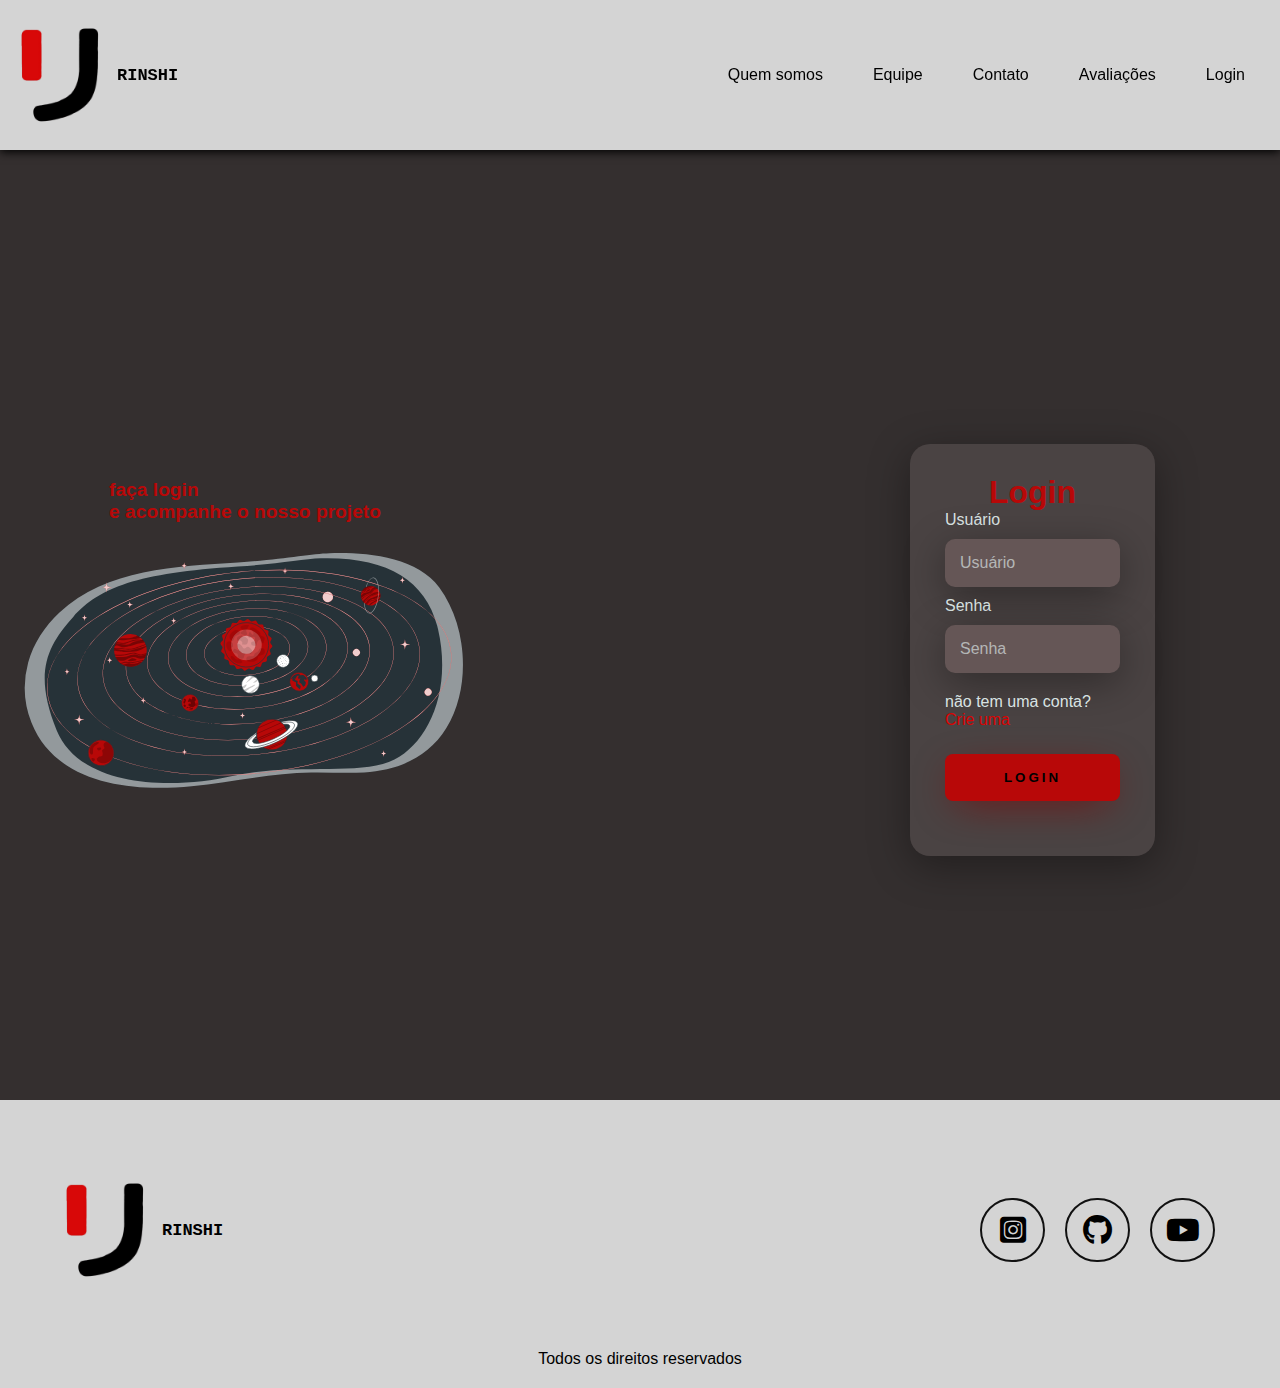
<file: login/login.html>
<!DOCTYPE html>
<html lang="en">
  <head>
    <meta charset="UTF-8" />
    <meta name="viewport" content="width=device-width, initial-scale=1.0" />
    <link
      rel="stylesheet"
      href="https://cdnjs.cloudflare.com./ajax/libs/font-awesome/6.5.0/css/all.min.css"
    />
    <link rel="stylesheet" href="../src/css/reset.css" />
    <link rel="stylesheet" href="./login.css" />
    <link rel="icon" href="../src/img/rinshi.png" />
    <title>Rinshi | Faça o seu login</title>
  </head>
  <body>
    <header class="cabecalho">
      <a href="../index.html" class="logo">
        <img
          src="../src/img/rinshir.png"
          alt="logo da empresa rinshi"
          class="imagem"
          height="100px"
        />
        <span class="nome">Rinshi</span>
      </a>

      <nav class="navegacao">
        <ul class="menu">
          <li class="item"><a href="../index.html#quem-somos">Quem somos</a></li>
          <li class="item"><a href="../index.html#equipe">Equipe</a></li>
          <li class="item"><a href="../index.html#contato">Contato</a></li>
          <li class="item"><a href="../index.html#review">Avaliações</a></li>
          <li class="item"><a href="../index.html#conta">Login</a></li>
        </ul>
      </nav>

      <div class="menu-toggle" id="mobile-menu">
        <span class="bar"></span>
        <span class="bar"></span>
        <span class="bar"></span>
      </div>
      <nav class="nav">
        <ul>
          <li class="item"><a href="../index.html#quem-somos">Quem somos</a></li>
          <li class="item"><a href="../index.html#equipe">Equipe</a></li>
          <li class="item"><a href="../index.html#contato">Contato</a></li>
          <li class="item"><a href="../index.html#review">Avaliações</a></li>
          <li class="item"><a href="../index.html#conta">Login</a></li>
        </ul>
      </nav>
    </header>

    <main>
      <div class="login-left">
        <h1>
          faça login <br />
          e acompanhe o nosso projeto
        </h1>
        <img
          src="../src/img/solarsis.svg"
          class="login-image"
          alt="Sistema Solar"
        />
      </div>

      <div class="login-right">
        <div class="card-login using" id="cardl">
          <h1>Login</h1>
          <div class="textarea">
            <label for="usuario">Usuário</label>
            <input type="text" name="usuario" placeholder="Usuário" />
          </div>

          <div class="textarea">
            <label for="senha">Senha</label>
            <input type="password" name="senha" placeholder="Senha" />
          </div>
          <div class="textarea">
            <p>não tem uma conta? <a id="createacc">Crie uma</a></p>
          </div>

          <button class="btn-login">
            <a href="../projetos.html">Login</a>
          </button>
        </div>

        <div class="card-sign" id="card-sign">
          <h1>Criar conta</h1>
          <div class="textarea">
            <label for="usuario">Usuário</label>
            <input type="text" name="usuario" id="user" placeholder="Usuário" />
          </div>

          <div class="textarea">
            <label for="senha">Senha</label>
            <input
              type="password"
              name="senha"
              id="senha"
              placeholder="Senha"
            />
          </div>

          <div class="textarea">
            <label for="rsenha">Repita sua senha</label>
            <input
              type="password"
              name="rsenha"
              id="rsenha"
              placeholder="Repita sua senha"
            />
          </div>

          <button class="btn-login" id="loging" type="submit">
            Criar conta
          </button>
        </div>
      </div>
    </main>

    <footer class="rodape">
      <nav class="navegacao">
        <a href="../index.html" class="logo">
          <img
            src="../src/img/rinshir.png"
            alt="logo da empresa rinshi"
            class="imagem"
          />
          <span class="nome">Rinshi</span>
        </a>
        <div class="redes-sociais" id="contato">
          <a
            href="https://www.instagram.com/rinshi_gp/"
            target="_blank"
            class="rede-social"
          >
            <i class="fab fa-instagram-square"></i>
          </a>

          <a
            href="https://github.com/Tokushikashi"
            target="_blank"
            class="rede-social"
          >
            <i class="fa-brands fa-github"></i>
          </a>

          <a
            href="#"
            class="rede-social"
          >
            <i class="fa-brands fa-youtube"></i>
          </a>
        </div>
      </nav>

      <p class="copyright">Todos os direitos reservados</p>
    </footer>

    <script src="https://cdnjs.cloudflare.com./ajax/libs/font-awesome/6.5.0/js/all.min.js"></script>
    <script src="./login.js"></script>
    <script src="../src/js/hamburger.js"></script>
  </body>
</html>
</file>
<file: login/login.css>
/* GERAL */
.nome{
  font-family: 'decaydence', poppins, monospace;
}

/* CABECALHO */
body {
    font-family: "louis george cafe", sans-serif;
  }
  
  body * {
    box-sizing: border-box;
  }
  
  .logo .imagem {
    width: 100px;
  }
  
  .cabecalho {
    display: flex;
    justify-content: space-between;
    align-items: center;
    padding: 25px 10px; /* Ajuste o padding para telas menores */
    width: 100vw;
    margin: 0 auto;
    flex-wrap: wrap;
    background-color: #d4d4d4;
    position: fixed;
    z-index: 1;
    box-shadow: 0px 2px 9px 0px black;
  }
  
  .logo {
    display: flex;
    align-items: center;
    text-transform: uppercase;
  }
  
  .logo .nome {
    margin-left: 7px;
    font-size: 17px;
    transition: 0.4s ease-in-out;
    font-weight: 800;
    font-family: "decaydence", monospace;
  }
  
  .logo .nome:hover {
    color: #b80808;
  }
  
  .cabecalho .navegacao .menu {
    display: flex;
  }
  
  .cabecalho .navegacao .menu .item {
    margin: 10px;
  }
  
  .cabecalho .navegacao .menu .item a {
    padding: 15px;
    transition: 0.4s ease-in-out;
  }
  
  .cabecalho .navegacao .menu .item a:hover {
    background-color: #b80808;
    border-radius: 15px;
    color: whitesmoke;
  }
  
  .cabecalho .navegacao .menu .item .lg-btn {
    padding: 20px;
  }
  
  /* MENU HAMBURGUER */
  .hammenu {
    display: flex;
    justify-content: space-between;
    align-items: center;
    background-color: #333;
    padding: 10px 20px;
    display: none;
  }
  
  .nav-list {
    list-style: none;
    display: flex;
  }
  
  .nav-list li {
    margin: 0 15px;
  }
  
  .nav-list a {
    color: white;
    text-decoration: none;
  }
  
  .menu-toggle {
    display: none;
    flex-direction: column;
    cursor: pointer;
  }
  
  .bar {
    height: 3px;
    width: 25px;
    background-color: #342f2f;
    margin: 3px 0;
  }
  
  /* CABECALHO */
  
  main {
    width: 100%;
    height: 100%;
    background-color: #342f2f;
    display: flex;
    justify-content: center;
    align-items: center;
    padding-top: 200px;
    overflow: hidden;
    gap: 300px;
  }
  
  .login-left {
    width: 50vw;
    height: 100vh;
    display: flex;
    justify-content: center;
    align-items: center;
    flex-direction: column;
  }
  
  .login-left > h1 {
    color: #b80808;
    font-size: 1.5vw;
  }
  
  .login-image {
    width: 35vw;
  }
  
  .login-right {
    width: 50vw;
    height: 100vh;
    display: flex;
    justify-content: center;
    align-items: center;
    overflow: hidden;
  }
  
  .card-login {
    width: 60%;
    display: flex;
    justify-content: center;
    align-items: center;
    flex-direction: column;
    padding: 30px 35px;
    background-color: #4a4343;
    border-radius: 20px;
    box-shadow: 0px 10px 40px #0000005a;
    visibility: hidden;
  }
  
  .card-login > h1 {
    color: #b80808;
    font-weight: 800;
    margin: 0;
  }
  
  .card-login.using {
    width: 60%;
    display: flex;
    justify-content: center;
    align-items: center;
    flex-direction: column;
    padding: 30px 35px;
    background-color: #4a4343;
    border-radius: 20px;
    box-shadow: 0px 10px 40px #0000005a;
    visibility: visible;
    position: relative;
    right: 0px;
    left: 120px;
  }
  
  .textarea {
    width: 100%;
    display: flex;
    flex-direction: column;
    align-items: flex-start;
    justify-content: center;
  }
  
  .textarea > input {
    width: 100%;
    border: none;
    border-radius: 10px;
    padding: 15px;
    background-color: #655656;
    color: #f0ffffde;
    font-size: 12pt;
    box-shadow: 0px 10px 40px #0000005a;
    outline: none;
    box-sizing: border-box;
    margin: 10px 0px;
  }
  
  .textarea > label {
    color: #f0ffffde;
  }
  
  .textarea > input::placeholder {
    color: #f0ffff94;
  }
  
  .textarea > p {
    color: #f0ffffde;
    margin-top: 10px;
  }
  
  .textarea > p > a {
    color: #da0303;
    cursor: pointer;
  }
  
  .btn-login {
    width: 100%;
    padding: 16px 0px;
    margin: 25px;
    border: none;
    border-radius: 8px;
    outline: none;
    text-transform: uppercase;
    font-weight: 800;
    letter-spacing: 3px;
    color: #131313;
    background-color: #b80808;
    cursor: pointer;
    box-shadow: 0px 10px 40px -12px #7e0606;
  }
  
  .card-sign {
    width: 60%;
    display: flex;
    justify-content: center;
    align-items: center;
    flex-direction: column;
    padding: 30px 35px;
    background-color: #4a4343;
    border-radius: 20px;
    box-shadow: 0px 10px 40px #0000005a;
    position: relative;
    right: 477px;
    visibility: hidden;
  }
  
  .card-sign.using {
    width: 60%;
    display: flex;
    justify-content: center;
    align-items: center;
    flex-direction: column;
    padding: 30px 35px;
    background-color: #4a4343;
    border-radius: 20px;
    box-shadow: 0px 10px 40px #0000005a;
    position: relative;
    right: 300px;
    visibility: visible;
  }
  
  .card-sign > h1 {
    color: #b80808;
    font-weight: 800;
    margin: 0;
  }
  
  /* RODAPE */
  
  .rodape {
    padding: 80px 0 20px 0;
    background-color: #d4d4d4;
  }
  
  .rodape .navegacao {
    max-width: 1170px;
    margin: 0 auto;
    display: flex;
    justify-content: space-between;
    align-items: center;
    flex-wrap: wrap;
  }
  
  .rodape .redes-sociais {
    display: flex;
  }
  
  .rodape .redes-sociais a {
    display: flex;
    justify-content: center;
    margin: 0 10px;
    font-size: 30px;
    border: 2px solid #111;
    border-radius: 50px;
    padding: 15px;
    width: 65px;
    transition: 0.4s ease-in-out;
  }
  
  .rodape .redes-sociais a:hover {
    background-color: #b80808;
  }
  
  .rodape .copyright {
    margin-top: 70px;
    text-align: center;
  }
  
  /* Media Queries */
  
  @media only screen and (max-width: 600px) {
    main {
      display: flex;
      flex-direction: column;
      gap: 20px;
    }
  
    .cabecalho {
      width: 100vw;
      padding-right: 0;
    }
  
    .rodape {
      width: 100vw;
      margin: 0;
      padding-right: 0;
    }
  
    main .login-left {
      width: 100vw;
      height: 45%;
    }
  
    .login-left .login-image {
      width: 100vw;
      height: 50vh;
    }
  
    .login-left h1 {
      padding-top: 50px;
      font-size: 27pt;
    }
  
    main .login-right {
      height: 55%;
      width: 100vw;
    }
  
    .card-login.using {
      width: 100vw;
      position: absolute;
      left: 0px;
    }
  
    .card-sign.using {
      position: absolute;
      width: 100vw;
      left: 0px;
      height: 50%;
    }
  }
  /* MENU HAMBURGUER */
  
  .menu-toggle {
    display: none;
    flex-direction: column;
    cursor: pointer;
    transition: transform 0.3s ease;
  }
  
  .bar {
    height: 3px;
    width: 25px;
    background-color: #342f2f;
    margin: 4px 0;
    transition: all 0.3s ease;
  }
  
  .nav {
    display: none;
  }
  
  .nav ul {
    list-style-type: none;
    padding: 0;
    margin: 0;
  }
  
  .nav ul li {
    margin: 0 15px;
  }
  
  .nav ul li a {
    color: white;
    text-decoration: none;
  }
  
  @media (max-width: 600px) {
    .cabecalho {
      width: 100vw;
    }
  
    .navegacao {
      display: none;
    }
  
    .menu-toggle {
      display: flex;
    }
  
    .nav {
      display: none;
      width: 100%;
      background-color: #342f2f;
      border-radius: 20px;
      box-shadow: 0px 30px 50px black;
      justify-content: right;
    }
  
    .nav ul {
      flex-direction: column;
      width: 100%;
      height: 100vh;
      margin-right: 40px;
      max-height: 0;
      overflow: hidden;
    }
  
    .nav.active {
      display: block;
      width: 50vw;
      top: 95px;
      height: 100vh;
      position: absolute;
      right: 0;
    }
  
    .nav.active ul {
      max-height: 100%;
  }
  
    .nav ul li {
      margin-top: 80px;
      background-color: #b80808;
      border-radius: 20px;
      padding: 20px;
      text-align: center;
      box-shadow: 0px 10px 40px -12px #7e0606;
    }
  
    .menu-toggle.active .bar:nth-child(1) {
      transform: translateY(10px) rotate(45deg);
    }
  
    .menu-toggle.active .bar:nth-child(2) {
      opacity: 0;
    }
  
    .menu-toggle.active .bar:nth-child(3) {
      transform: translateY(-10px) rotate(-45deg);
    }
  }
</file>
